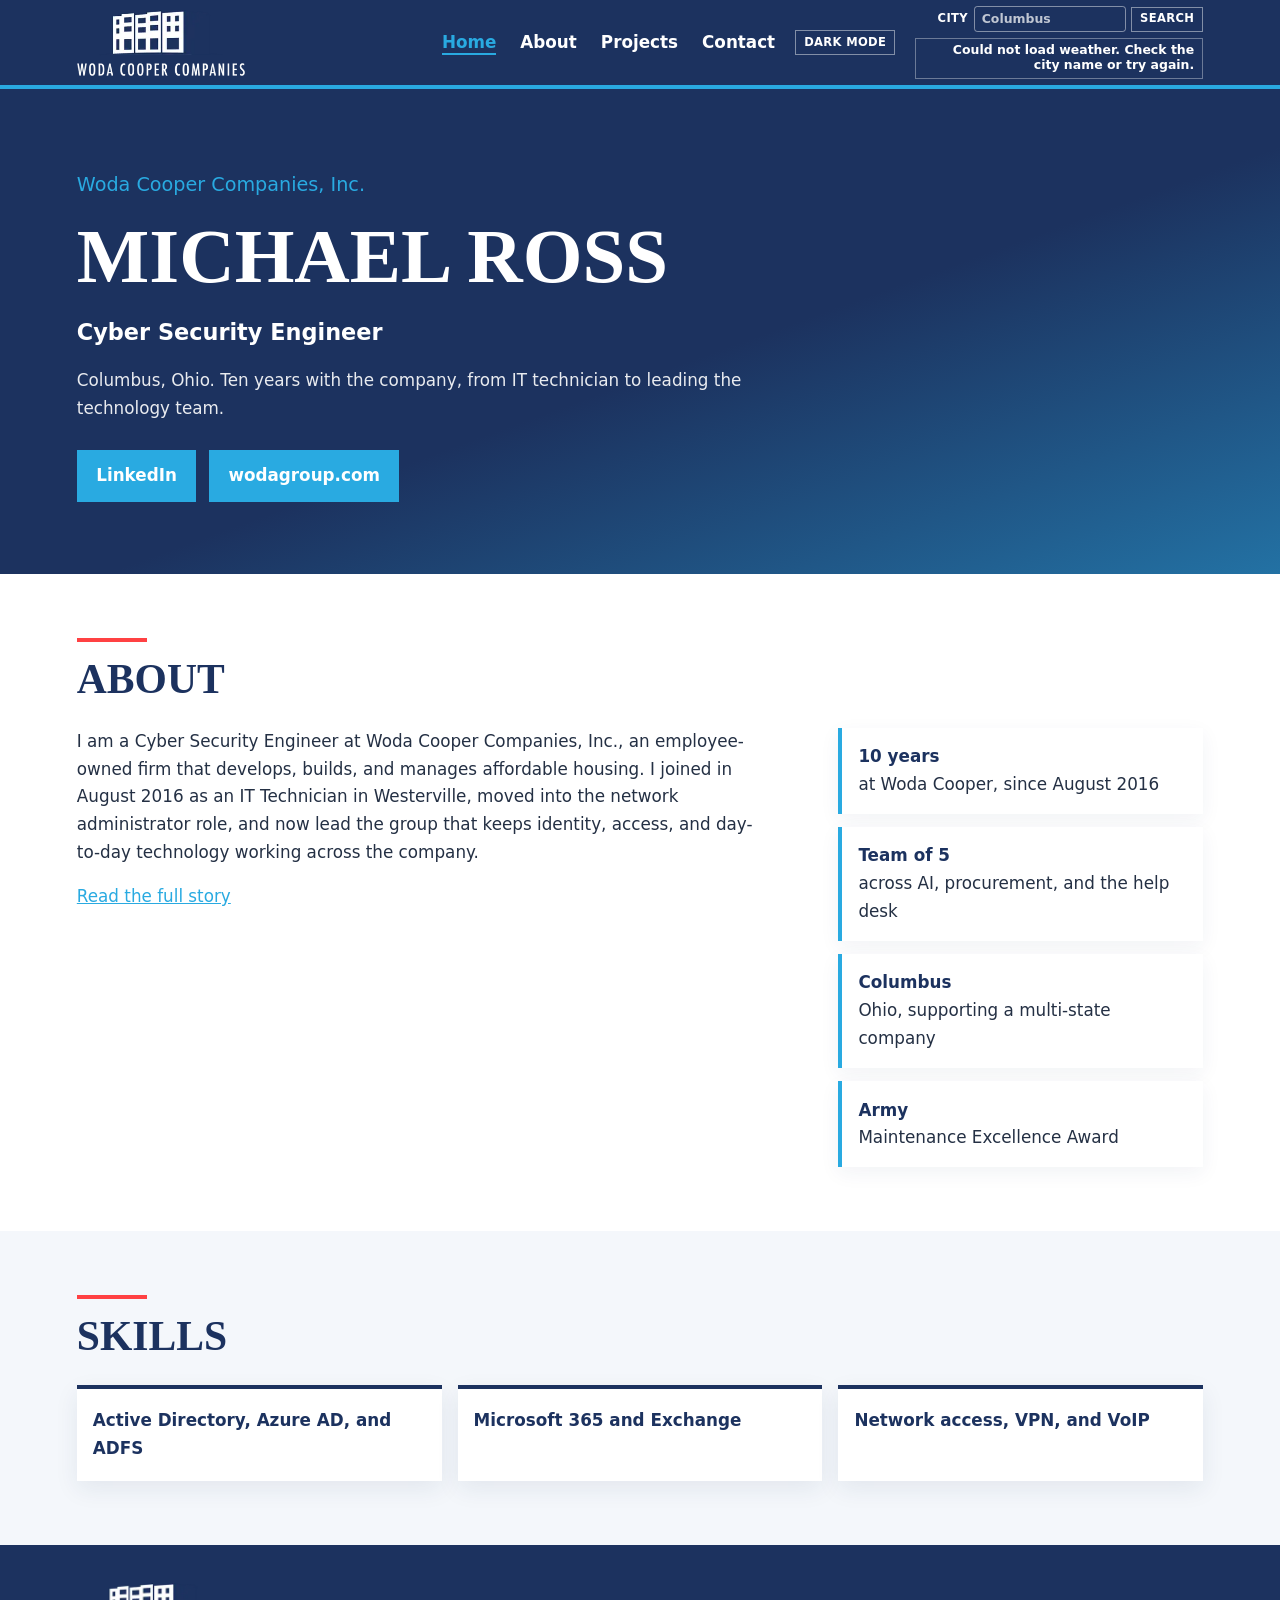
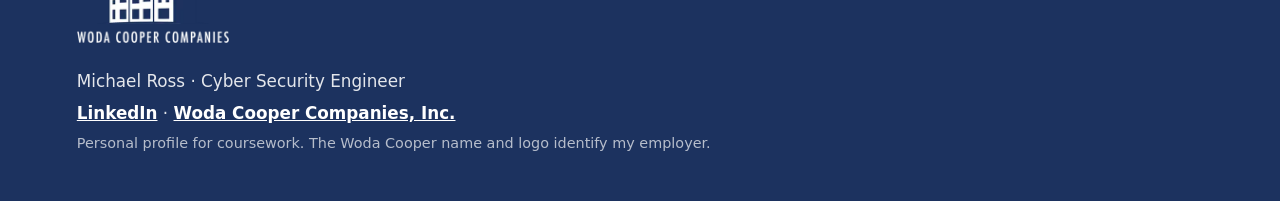
<file: index.html>
<!DOCTYPE html>
<html lang="en">
<head>
  <meta charset="UTF-8">
  <meta name="viewport" content="width=device-width, initial-scale=1.0">
  <title>Michael Ross | Cyber Security Engineer</title>
  <meta name="description" content="Personal profile of Michael Ross, Cyber Security Engineer at Woda Cooper Companies, Inc. in Columbus, Ohio.">
  <link rel="stylesheet" href="css/styles.css">
  <script>
    try {
      const fromUrl = new URLSearchParams(location.search).get("theme");
      const theme = fromUrl === "dark" || fromUrl === "light" ? fromUrl : localStorage.getItem("theme");
      if (fromUrl === "dark" || fromUrl === "light") {
        localStorage.setItem("theme", fromUrl);
      }
      if (theme === "dark") {
        document.documentElement.dataset.theme = "dark";
      } else {
        document.documentElement.removeAttribute("data-theme");
      }
    } catch (e) {}
  </script>
</head>
<body>
  <a class="skip-link" href="#content">Skip to content</a>

  <header class="site-header">
    <a class="brand" href="index.html">
      <img src="assets/logo-white.webp" alt="Woda Cooper Companies" width="210" height="82">
    </a>
    <div class="header-actions">
      <button class="menu-toggle" type="button" aria-expanded="false" aria-controls="site-nav">
        Menu
      </button>
      <nav id="site-nav" aria-label="Primary">
        <ul>
          <li><a class="active" href="index.html" aria-current="page">Home</a></li>
          <li><a href="about.html">About</a></li>
          <li><a href="projects.html">Projects</a></li>
          <li><a href="contact.html">Contact</a></li>
        </ul>
      </nav>
      <button class="theme-toggle" type="button" aria-pressed="false">Dark mode</button>
      <div class="weather" aria-live="polite">
        <form id="weather-form" class="weather-form">
          <label for="weather-city">City</label>
          <input id="weather-city" type="text" name="city" placeholder="Columbus" autocomplete="off">
          <button id="weather-search" type="submit">Search</button>
        </form>
        <p id="weather-status" class="weather-status" role="status" hidden></p>
        <p id="weather-card" class="weather-card" hidden></p>
      </div>
    </div>
  </header>

  <main id="content">
    <section class="hero" aria-labelledby="name">
      <p class="kicker">Woda Cooper Companies, Inc.</p>
      <h1 id="name">Michael Ross</h1>
      <p class="role">Cyber Security Engineer</p>
      <p class="lede">Columbus, Ohio. Ten years with the company, from IT technician to leading the technology team.</p>
      <p class="hero-links">
        <a class="button" href="https://www.linkedin.com/in/michael-ross-b5812895/" target="_blank" rel="noopener noreferrer">LinkedIn</a>
        <a class="button button-ghost" href="https://www.wodagroup.com/" target="_blank" rel="noopener noreferrer">wodagroup.com</a>
      </p>
    </section>

    <section id="about">
      <h2>About</h2>
      <div class="about-grid">
        <div>
          <p>I am a Cyber Security Engineer at Woda Cooper Companies, Inc., an employee-owned firm that develops, builds, and manages affordable housing. I joined in August 2016 as an IT Technician in Westerville, moved into the network administrator role, and now lead the group that keeps identity, access, and day-to-day technology working across the company.</p>
          <p><a href="about.html">Read the full story</a></p>
        </div>
        <ul class="facts">
          <li><span>10 years</span> at Woda Cooper, since August 2016</li>
          <li><span>Team of 5</span> across AI, procurement, and the help desk</li>
          <li><span>Columbus</span> Ohio, supporting a multi-state company</li>
          <li><span>Army</span> Maintenance Excellence Award</li>
        </ul>
      </div>
    </section>

    <section id="skills">
      <h2>Skills</h2>
      <ul class="skills">
        <li>Active Directory, Azure AD, and ADFS</li>
        <li>Microsoft 365 and Exchange</li>
        <li>Network access, VPN, and VoIP</li>
      </ul>
    </section>
  </main>

  <footer class="site-footer">
    <img src="assets/logo-white.webp" alt="" width="180" height="70">
    <p>Michael Ross · Cyber Security Engineer</p>
    <p>
      <a href="https://www.linkedin.com/in/michael-ross-b5812895/" target="_blank" rel="noopener noreferrer">LinkedIn</a>
      ·
      <a href="https://www.wodagroup.com/" target="_blank" rel="noopener noreferrer">Woda Cooper Companies, Inc.</a>
    </p>
    <p class="fine">Personal profile for coursework. The Woda Cooper name and logo identify my employer.</p>
  </footer>

  <script src="js/theme.js"></script>
  <script src="js/nav.js"></script>
  <script src="js/weather.js"></script>
</body>
</html>
</file>
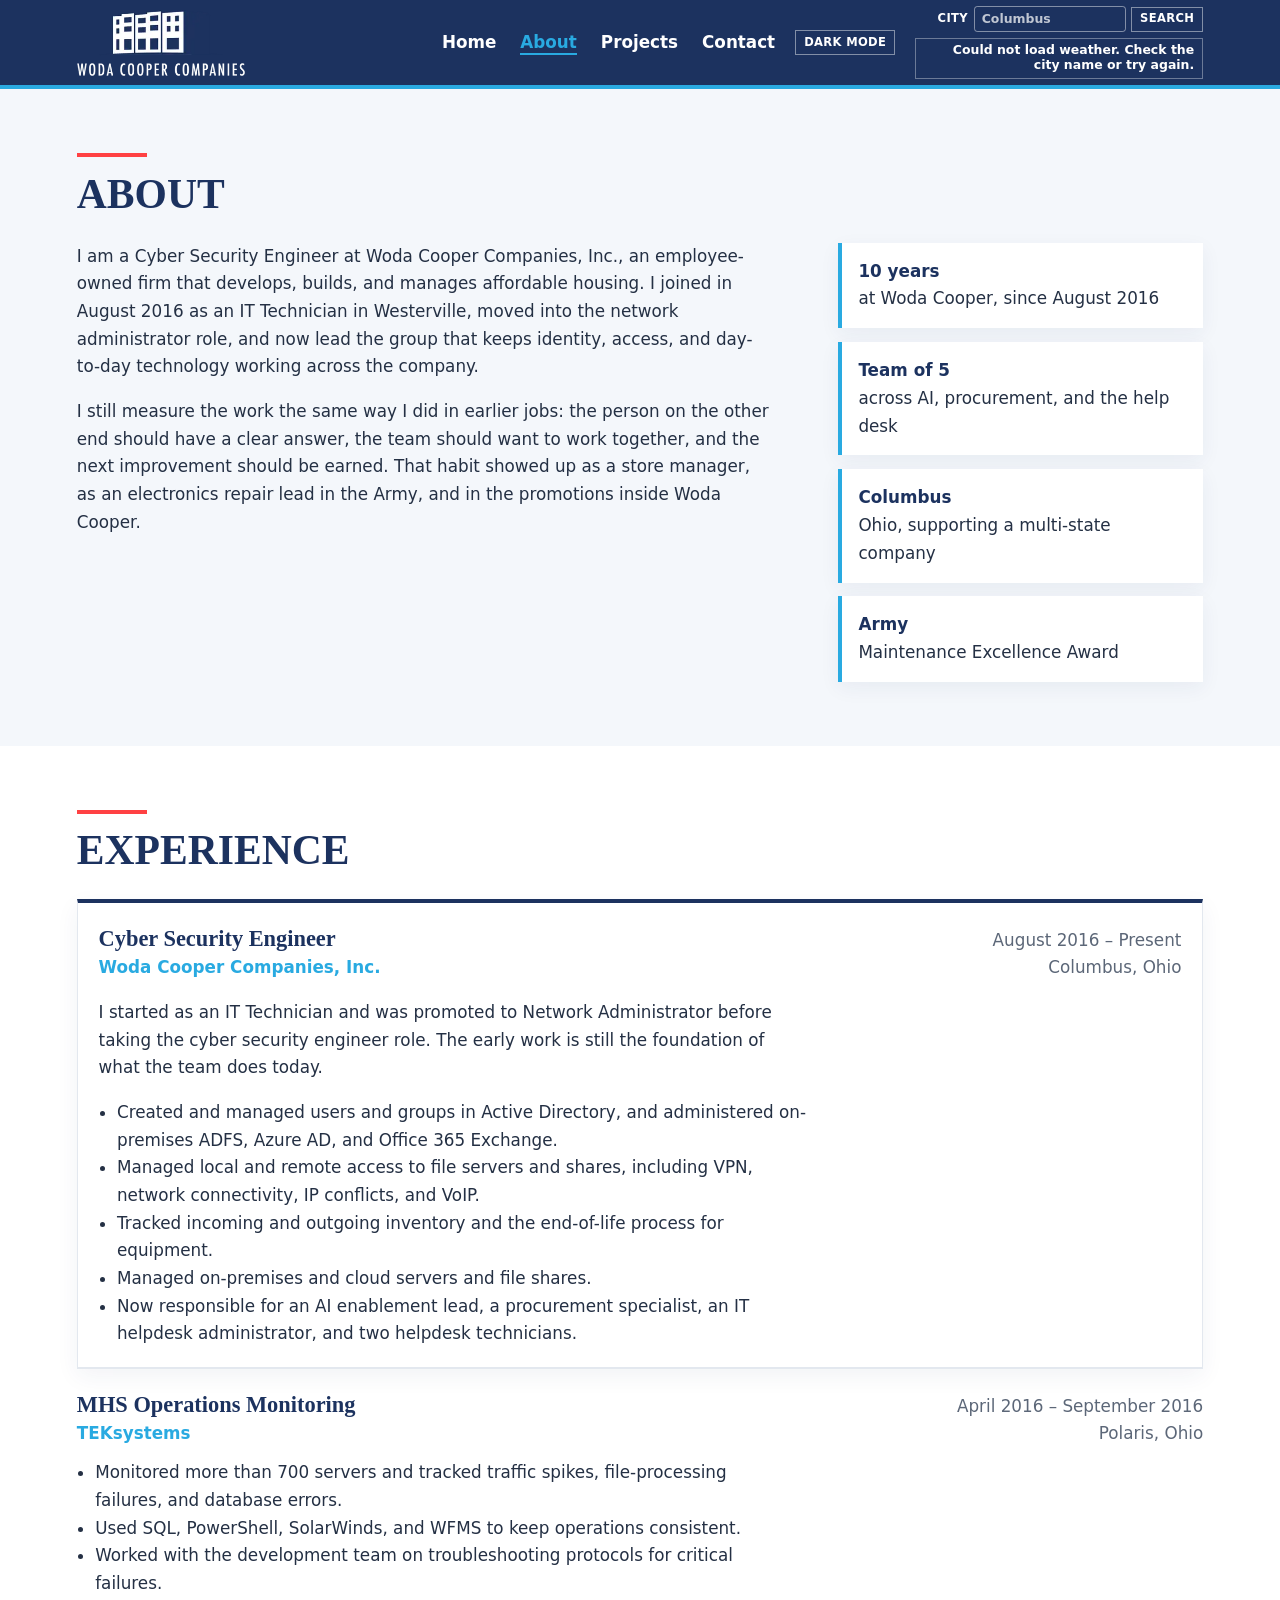
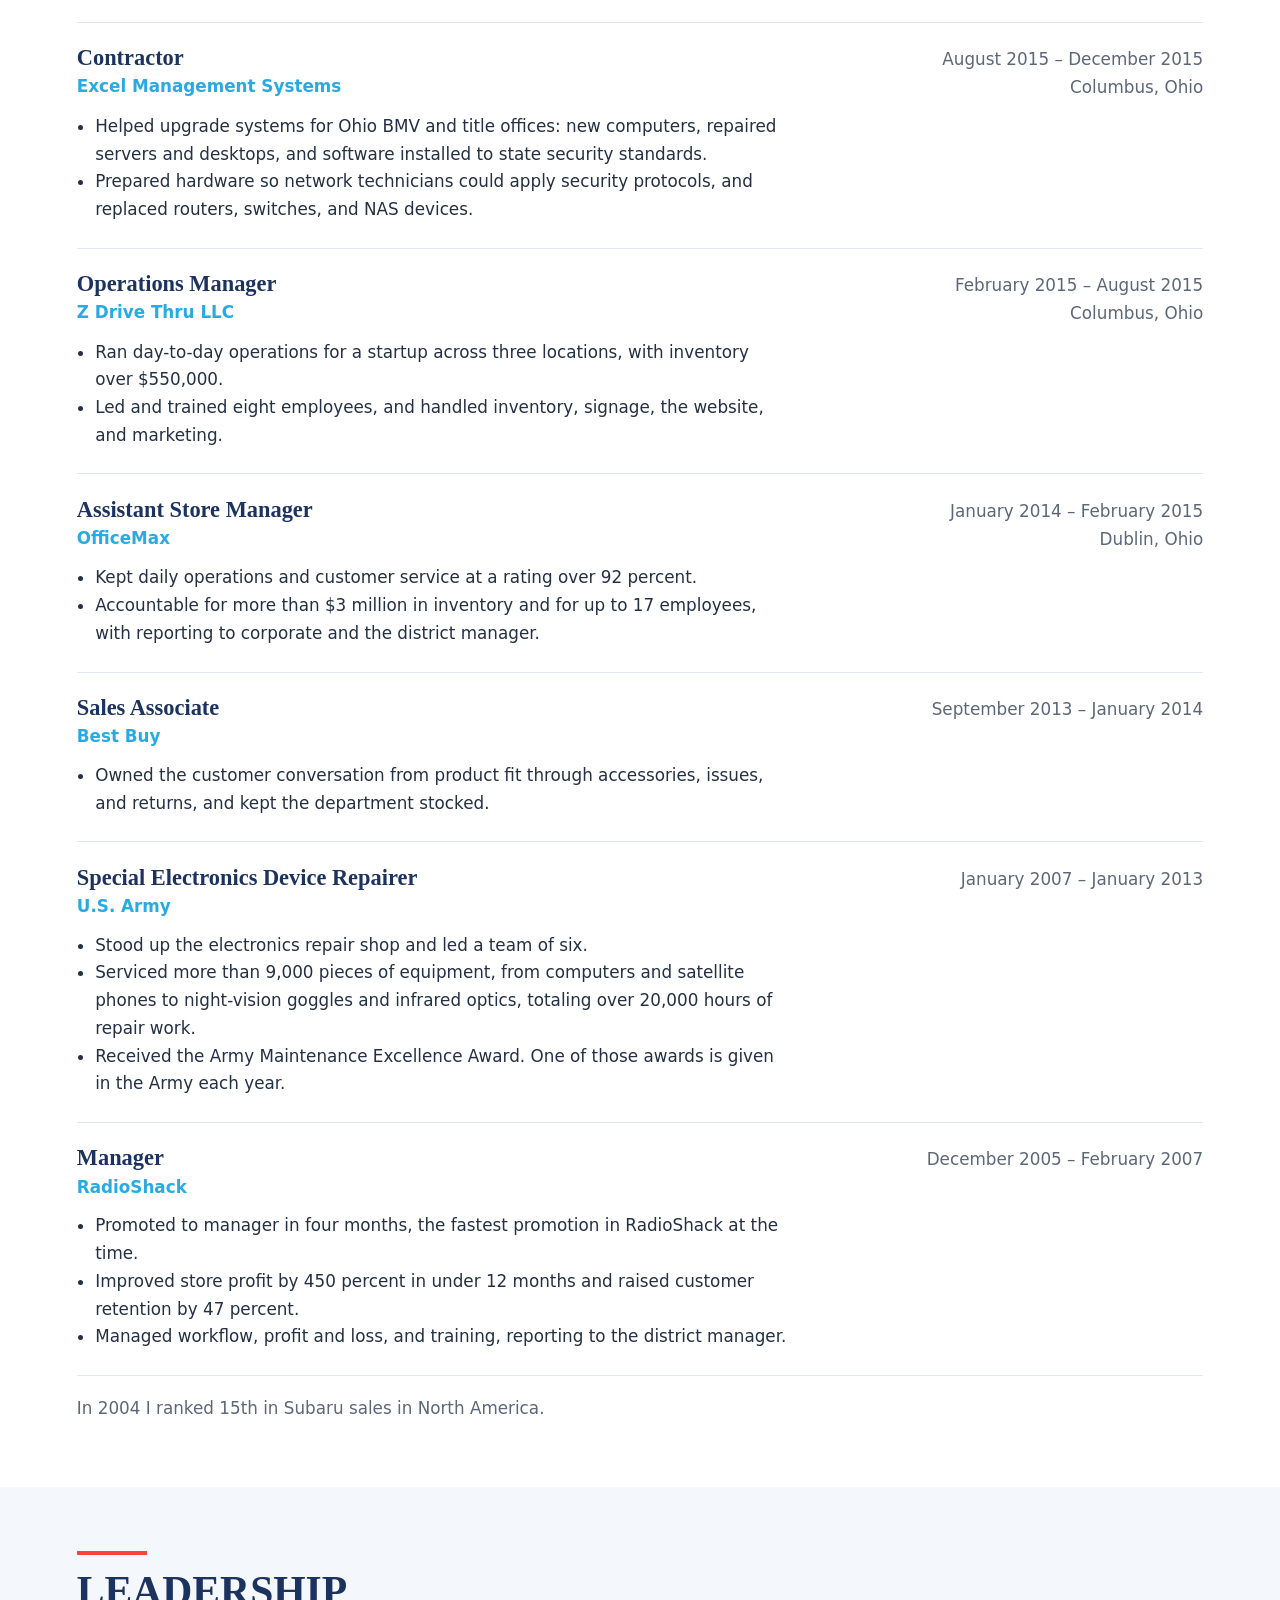
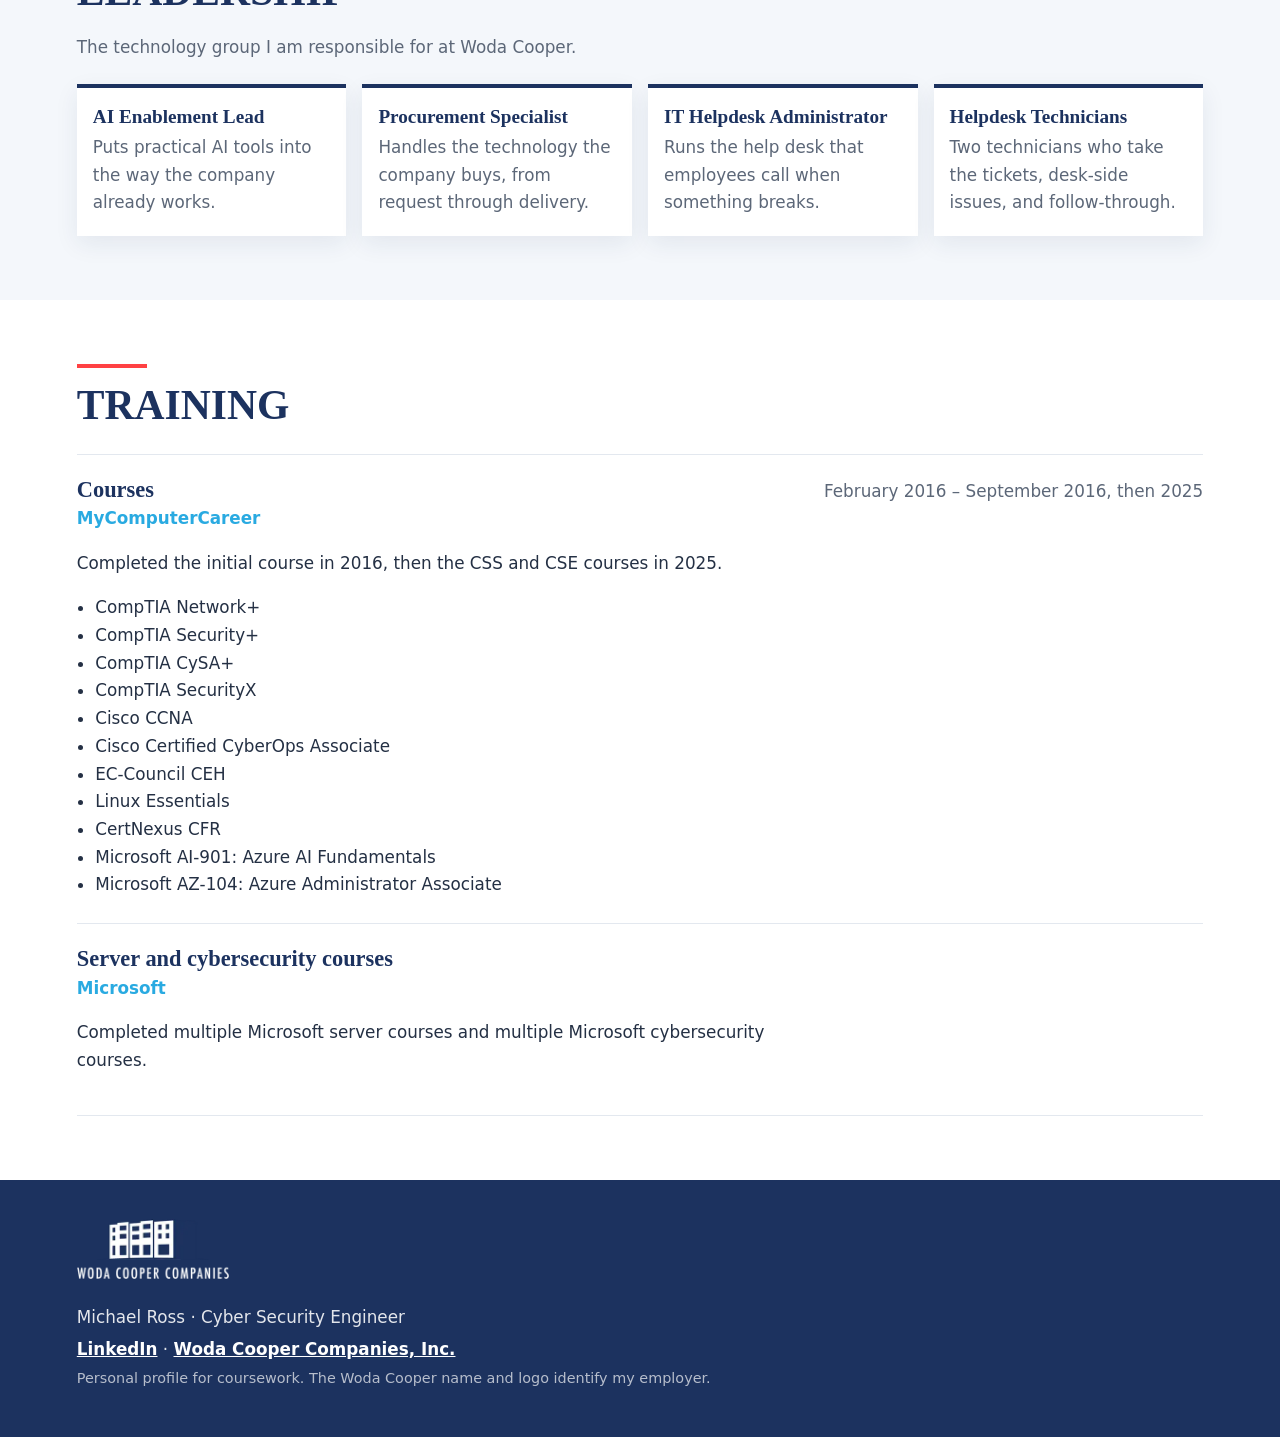
<file: about.html>
<!DOCTYPE html>
<html lang="en">
<head>
  <meta charset="UTF-8">
  <meta name="viewport" content="width=device-width, initial-scale=1.0">
  <title>About | Michael Ross</title>
  <meta name="description" content="About Michael Ross, his experience, and the technology team he leads at Woda Cooper Companies, Inc.">
  <link rel="stylesheet" href="css/styles.css">
  <script>
    try {
      const fromUrl = new URLSearchParams(location.search).get("theme");
      const theme = fromUrl === "dark" || fromUrl === "light" ? fromUrl : localStorage.getItem("theme");
      if (fromUrl === "dark" || fromUrl === "light") {
        localStorage.setItem("theme", fromUrl);
      }
      if (theme === "dark") {
        document.documentElement.dataset.theme = "dark";
      } else {
        document.documentElement.removeAttribute("data-theme");
      }
    } catch (e) {}
  </script>
</head>
<body>
  <a class="skip-link" href="#content">Skip to content</a>

  <header class="site-header">
    <a class="brand" href="index.html">
      <img src="assets/logo-white.webp" alt="Woda Cooper Companies" width="210" height="82">
    </a>
    <div class="header-actions">
      <button class="menu-toggle" type="button" aria-expanded="false" aria-controls="site-nav">
        Menu
      </button>
      <nav id="site-nav" aria-label="Primary">
        <ul>
          <li><a href="index.html">Home</a></li>
          <li><a class="active" href="about.html" aria-current="page">About</a></li>
          <li><a href="projects.html">Projects</a></li>
          <li><a href="contact.html">Contact</a></li>
        </ul>
      </nav>
      <button class="theme-toggle" type="button" aria-pressed="false">Dark mode</button>
      <div class="weather" aria-live="polite">
        <form id="weather-form" class="weather-form">
          <label for="weather-city">City</label>
          <input id="weather-city" type="text" name="city" placeholder="Columbus" autocomplete="off">
          <button id="weather-search" type="submit">Search</button>
        </form>
        <p id="weather-status" class="weather-status" role="status" hidden></p>
        <p id="weather-card" class="weather-card" hidden></p>
      </div>
    </div>
  </header>

  <main id="content">
    <section id="about">
      <h1 class="page-title">About</h1>
      <div class="about-grid">
        <div>
          <p>I am a Cyber Security Engineer at Woda Cooper Companies, Inc., an employee-owned firm that develops, builds, and manages affordable housing. I joined in August 2016 as an IT Technician in Westerville, moved into the network administrator role, and now lead the group that keeps identity, access, and day-to-day technology working across the company.</p>
          <p>I still measure the work the same way I did in earlier jobs: the person on the other end should have a clear answer, the team should want to work together, and the next improvement should be earned. That habit showed up as a store manager, as an electronics repair lead in the Army, and in the promotions inside Woda Cooper.</p>
        </div>
        <ul class="facts">
          <li><span>10 years</span> at Woda Cooper, since August 2016</li>
          <li><span>Team of 5</span> across AI, procurement, and the help desk</li>
          <li><span>Columbus</span> Ohio, supporting a multi-state company</li>
          <li><span>Army</span> Maintenance Excellence Award</li>
        </ul>
      </div>
    </section>

    <section id="experience">
      <h2>Experience</h2>

      <article class="job job-current">
        <header class="job-head">
          <div>
            <h3>Cyber Security Engineer</h3>
            <p class="org">Woda Cooper Companies, Inc.</p>
          </div>
          <p class="when">August 2016 – Present<br>Columbus, Ohio</p>
        </header>
        <p>I started as an IT Technician and was promoted to Network Administrator before taking the cyber security engineer role. The early work is still the foundation of what the team does today.</p>
        <ul>
          <li>Created and managed users and groups in Active Directory, and administered on-premises ADFS, Azure AD, and Office 365 Exchange.</li>
          <li>Managed local and remote access to file servers and shares, including VPN, network connectivity, IP conflicts, and VoIP.</li>
          <li>Tracked incoming and outgoing inventory and the end-of-life process for equipment.</li>
          <li>Managed on-premises and cloud servers and file shares.</li>
          <li>Now responsible for an AI enablement lead, a procurement specialist, an IT helpdesk administrator, and two helpdesk technicians.</li>
        </ul>
      </article>

      <article class="job">
        <header class="job-head">
          <div>
            <h3>MHS Operations Monitoring</h3>
            <p class="org">TEKsystems</p>
          </div>
          <p class="when">April 2016 – September 2016<br>Polaris, Ohio</p>
        </header>
        <ul>
          <li>Monitored more than 700 servers and tracked traffic spikes, file-processing failures, and database errors.</li>
          <li>Used SQL, PowerShell, SolarWinds, and WFMS to keep operations consistent.</li>
          <li>Worked with the development team on troubleshooting protocols for critical failures.</li>
        </ul>
      </article>

      <article class="job">
        <header class="job-head">
          <div>
            <h3>Contractor</h3>
            <p class="org">Excel Management Systems</p>
          </div>
          <p class="when">August 2015 – December 2015<br>Columbus, Ohio</p>
        </header>
        <ul>
          <li>Helped upgrade systems for Ohio BMV and title offices: new computers, repaired servers and desktops, and software installed to state security standards.</li>
          <li>Prepared hardware so network technicians could apply security protocols, and replaced routers, switches, and NAS devices.</li>
        </ul>
      </article>

      <article class="job">
        <header class="job-head">
          <div>
            <h3>Operations Manager</h3>
            <p class="org">Z Drive Thru LLC</p>
          </div>
          <p class="when">February 2015 – August 2015<br>Columbus, Ohio</p>
        </header>
        <ul>
          <li>Ran day-to-day operations for a startup across three locations, with inventory over $550,000.</li>
          <li>Led and trained eight employees, and handled inventory, signage, the website, and marketing.</li>
        </ul>
      </article>

      <article class="job">
        <header class="job-head">
          <div>
            <h3>Assistant Store Manager</h3>
            <p class="org">OfficeMax</p>
          </div>
          <p class="when">January 2014 – February 2015<br>Dublin, Ohio</p>
        </header>
        <ul>
          <li>Kept daily operations and customer service at a rating over 92 percent.</li>
          <li>Accountable for more than $3 million in inventory and for up to 17 employees, with reporting to corporate and the district manager.</li>
        </ul>
      </article>

      <article class="job">
        <header class="job-head">
          <div>
            <h3>Sales Associate</h3>
            <p class="org">Best Buy</p>
          </div>
          <p class="when">September 2013 – January 2014</p>
        </header>
        <ul>
          <li>Owned the customer conversation from product fit through accessories, issues, and returns, and kept the department stocked.</li>
        </ul>
      </article>

      <article class="job">
        <header class="job-head">
          <div>
            <h3>Special Electronics Device Repairer</h3>
            <p class="org">U.S. Army</p>
          </div>
          <p class="when">January 2007 – January 2013</p>
        </header>
        <ul>
          <li>Stood up the electronics repair shop and led a team of six.</li>
          <li>Serviced more than 9,000 pieces of equipment, from computers and satellite phones to night-vision goggles and infrared optics, totaling over 20,000 hours of repair work.</li>
          <li>Received the Army Maintenance Excellence Award. One of those awards is given in the Army each year.</li>
        </ul>
      </article>

      <article class="job">
        <header class="job-head">
          <div>
            <h3>Manager</h3>
            <p class="org">RadioShack</p>
          </div>
          <p class="when">December 2005 – February 2007</p>
        </header>
        <ul>
          <li>Promoted to manager in four months, the fastest promotion in RadioShack at the time.</li>
          <li>Improved store profit by 450 percent in under 12 months and raised customer retention by 47 percent.</li>
          <li>Managed workflow, profit and loss, and training, reporting to the district manager.</li>
        </ul>
      </article>

      <p class="note">In 2004 I ranked 15th in Subaru sales in North America.</p>
    </section>

    <section id="leadership">
      <h2>Leadership</h2>
      <p class="section-intro">The technology group I am responsible for at Woda Cooper.</p>
      <ul class="team">
        <li>
          <h3>AI Enablement Lead</h3>
          <p>Puts practical AI tools into the way the company already works.</p>
        </li>
        <li>
          <h3>Procurement Specialist</h3>
          <p>Handles the technology the company buys, from request through delivery.</p>
        </li>
        <li>
          <h3>IT Helpdesk Administrator</h3>
          <p>Runs the help desk that employees call when something breaks.</p>
        </li>
        <li>
          <h3>Helpdesk Technicians</h3>
          <p>Two technicians who take the tickets, desk-side issues, and follow-through.</p>
        </li>
      </ul>
    </section>

    <section id="training">
      <h2>Training</h2>
      <article class="job">
        <header class="job-head">
          <div>
            <h3>Courses</h3>
            <p class="org">MyComputerCareer</p>
          </div>
          <p class="when">February 2016 – September 2016, then 2025</p>
        </header>
        <p>Completed the initial course in 2016, then the CSS and CSE courses in 2025.</p>
        <ul>
          <li>CompTIA Network+</li>
          <li>CompTIA Security+</li>
          <li>CompTIA CySA+</li>
          <li>CompTIA SecurityX</li>
          <li>Cisco CCNA</li>
          <li>Cisco Certified CyberOps Associate</li>
          <li>EC-Council CEH</li>
          <li>Linux Essentials</li>
          <li>CertNexus CFR</li>
          <li>Microsoft AI-901: Azure AI Fundamentals</li>
          <li>Microsoft AZ-104: Azure Administrator Associate</li>
        </ul>
      </article>
      <article class="job">
        <header class="job-head">
          <div>
            <h3>Server and cybersecurity courses</h3>
            <p class="org">Microsoft</p>
          </div>
        </header>
        <p>Completed multiple Microsoft server courses and multiple Microsoft cybersecurity courses.</p>
      </article>
    </section>
  </main>

  <footer class="site-footer">
    <img src="assets/logo-white.webp" alt="" width="180" height="70">
    <p>Michael Ross · Cyber Security Engineer</p>
    <p>
      <a href="https://www.linkedin.com/in/michael-ross-b5812895/" target="_blank" rel="noopener noreferrer">LinkedIn</a>
      ·
      <a href="https://www.wodagroup.com/" target="_blank" rel="noopener noreferrer">Woda Cooper Companies, Inc.</a>
    </p>
    <p class="fine">Personal profile for coursework. The Woda Cooper name and logo identify my employer.</p>
  </footer>

  <script src="js/theme.js"></script>
  <script src="js/nav.js"></script>
  <script src="js/weather.js"></script>
</body>
</html>
</file>
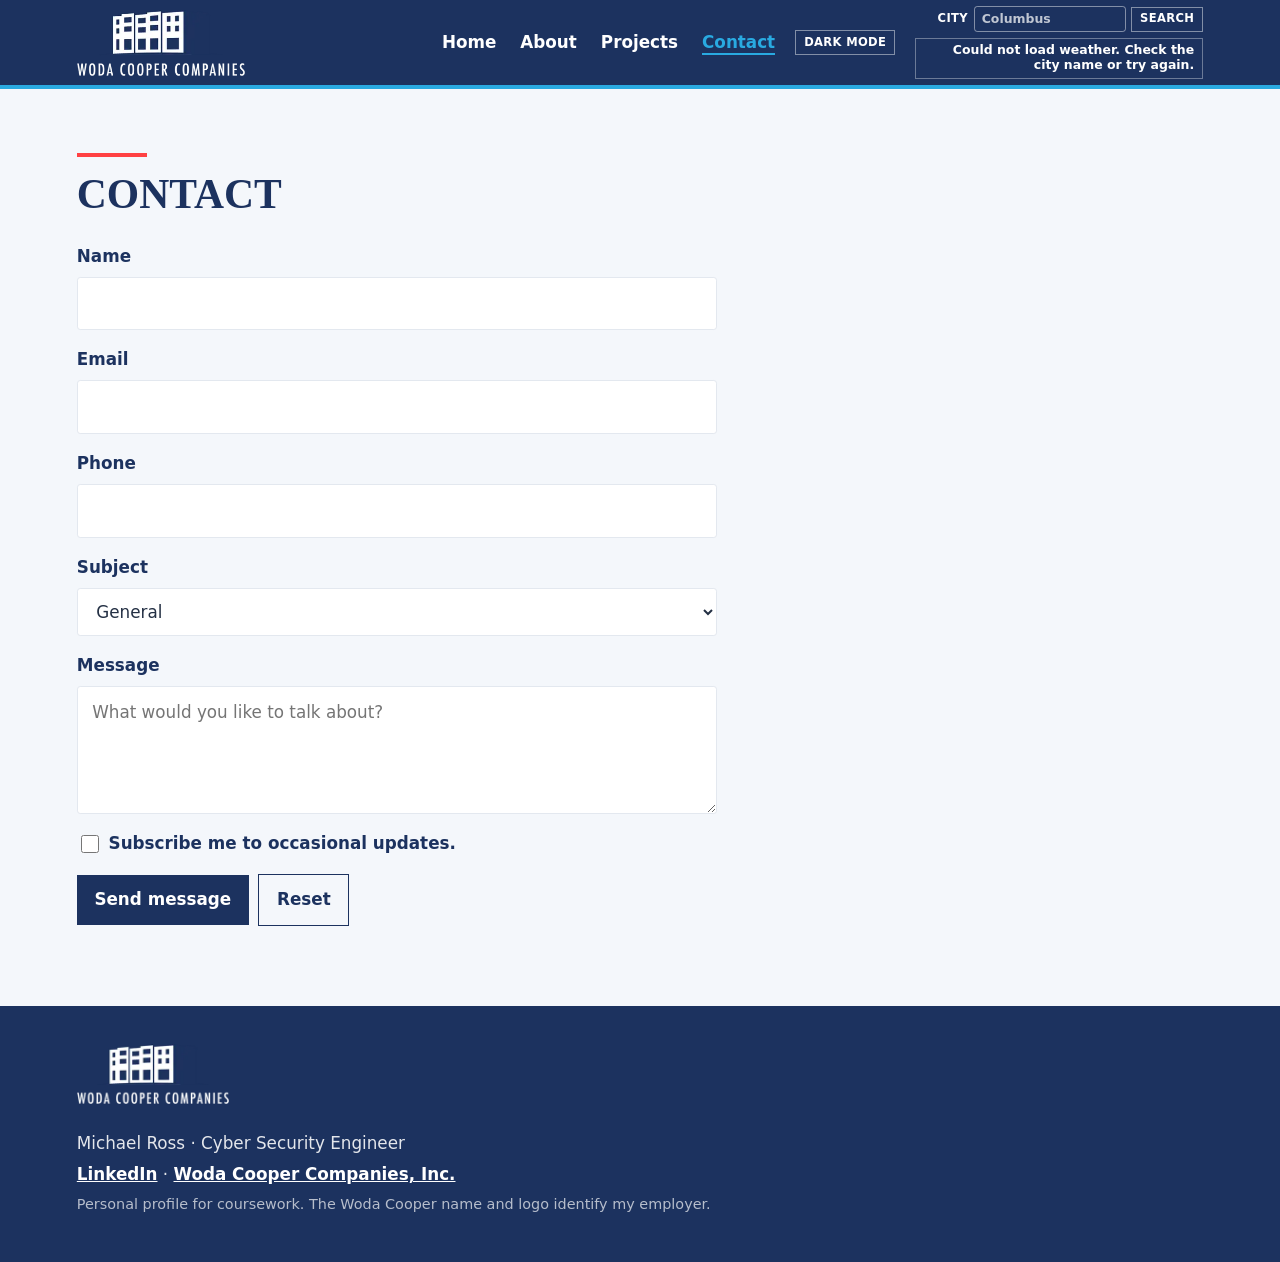
<file: contact.html>
<!DOCTYPE html>
<html lang="en">
<head>
  <meta charset="UTF-8">
  <meta name="viewport" content="width=device-width, initial-scale=1.0">
  <title>Contact | Michael Ross</title>
  <meta name="description" content="Contact Michael Ross, Cyber Security Engineer at Woda Cooper Companies, Inc.">
  <link rel="stylesheet" href="css/styles.css">
  <script>
    try {
      const fromUrl = new URLSearchParams(location.search).get("theme");
      const theme = fromUrl === "dark" || fromUrl === "light" ? fromUrl : localStorage.getItem("theme");
      if (fromUrl === "dark" || fromUrl === "light") {
        localStorage.setItem("theme", fromUrl);
      }
      if (theme === "dark") {
        document.documentElement.dataset.theme = "dark";
      } else {
        document.documentElement.removeAttribute("data-theme");
      }
    } catch (e) {}
  </script>
</head>
<body>
  <a class="skip-link" href="#content">Skip to content</a>

  <header class="site-header">
    <a class="brand" href="index.html">
      <img src="assets/logo-white.webp" alt="Woda Cooper Companies" width="210" height="82">
    </a>
    <div class="header-actions">
      <button class="menu-toggle" type="button" aria-expanded="false" aria-controls="site-nav">
        Menu
      </button>
      <nav id="site-nav" aria-label="Primary">
        <ul>
          <li><a href="index.html">Home</a></li>
          <li><a href="about.html">About</a></li>
          <li><a href="projects.html">Projects</a></li>
          <li><a class="active" href="contact.html" aria-current="page">Contact</a></li>
        </ul>
      </nav>
      <button class="theme-toggle" type="button" aria-pressed="false">Dark mode</button>
      <div class="weather" aria-live="polite">
        <form id="weather-form" class="weather-form">
          <label for="weather-city">City</label>
          <input id="weather-city" type="text" name="city" placeholder="Columbus" autocomplete="off">
          <button id="weather-search" type="submit">Search</button>
        </form>
        <p id="weather-status" class="weather-status" role="status" hidden></p>
        <p id="weather-card" class="weather-card" hidden></p>
      </div>
    </div>
  </header>

  <main id="content">
    <section id="contact">
      <h1 class="page-title">Contact</h1>
      <form id="contact-form" action="https://formspree.io/f/mljbreqr" method="post">
        <p hidden>
          <label for="website">Website</label>
          <input type="text" id="website" name="_gotcha" tabindex="-1" autocomplete="off">
        </p>

        <p>
          <label for="contact-name">Name</label>
          <input type="text" id="contact-name" name="name" required pattern="[A-Za-z ]+" title="Letters and spaces only">
        </p>

        <p>
          <label for="email">Email</label>
          <input type="email" id="email" name="email" required autocomplete="email">
        </p>

        <p>
          <label for="phone">Phone</label>
          <input type="tel" id="phone" name="phone" autocomplete="tel">
        </p>

        <p>
          <label for="subject">Subject</label>
          <select id="subject" name="subject">
            <option>General</option>
            <option>Project inquiry</option>
            <option>Other</option>
          </select>
        </p>

        <p>
          <label for="message">Message</label>
          <textarea id="message" name="message" required placeholder="What would you like to talk about?"></textarea>
        </p>

        <p>
          <input type="checkbox" id="subscribe" name="subscribe">
          <label for="subscribe">Subscribe me to occasional updates.</label>
        </p>

        <p id="contact-status" class="contact-status" role="status" hidden></p>
        <p>
          <button type="submit">Send message</button>
          <button type="reset">Reset</button>
        </p>
      </form>
    </section>
  </main>

  <footer class="site-footer">
    <img src="assets/logo-white.webp" alt="" width="180" height="70">
    <p>Michael Ross · Cyber Security Engineer</p>
    <p>
      <a href="https://www.linkedin.com/in/michael-ross-b5812895/" target="_blank" rel="noopener noreferrer">LinkedIn</a>
      ·
      <a href="https://www.wodagroup.com/" target="_blank" rel="noopener noreferrer">Woda Cooper Companies, Inc.</a>
    </p>
    <p class="fine">Personal profile for coursework. The Woda Cooper name and logo identify my employer.</p>
  </footer>

  <script src="js/theme.js"></script>
  <script src="js/nav.js"></script>
  <script src="js/weather.js"></script>
  <script src="js/contact.js"></script>
</body>
</html>
</file>
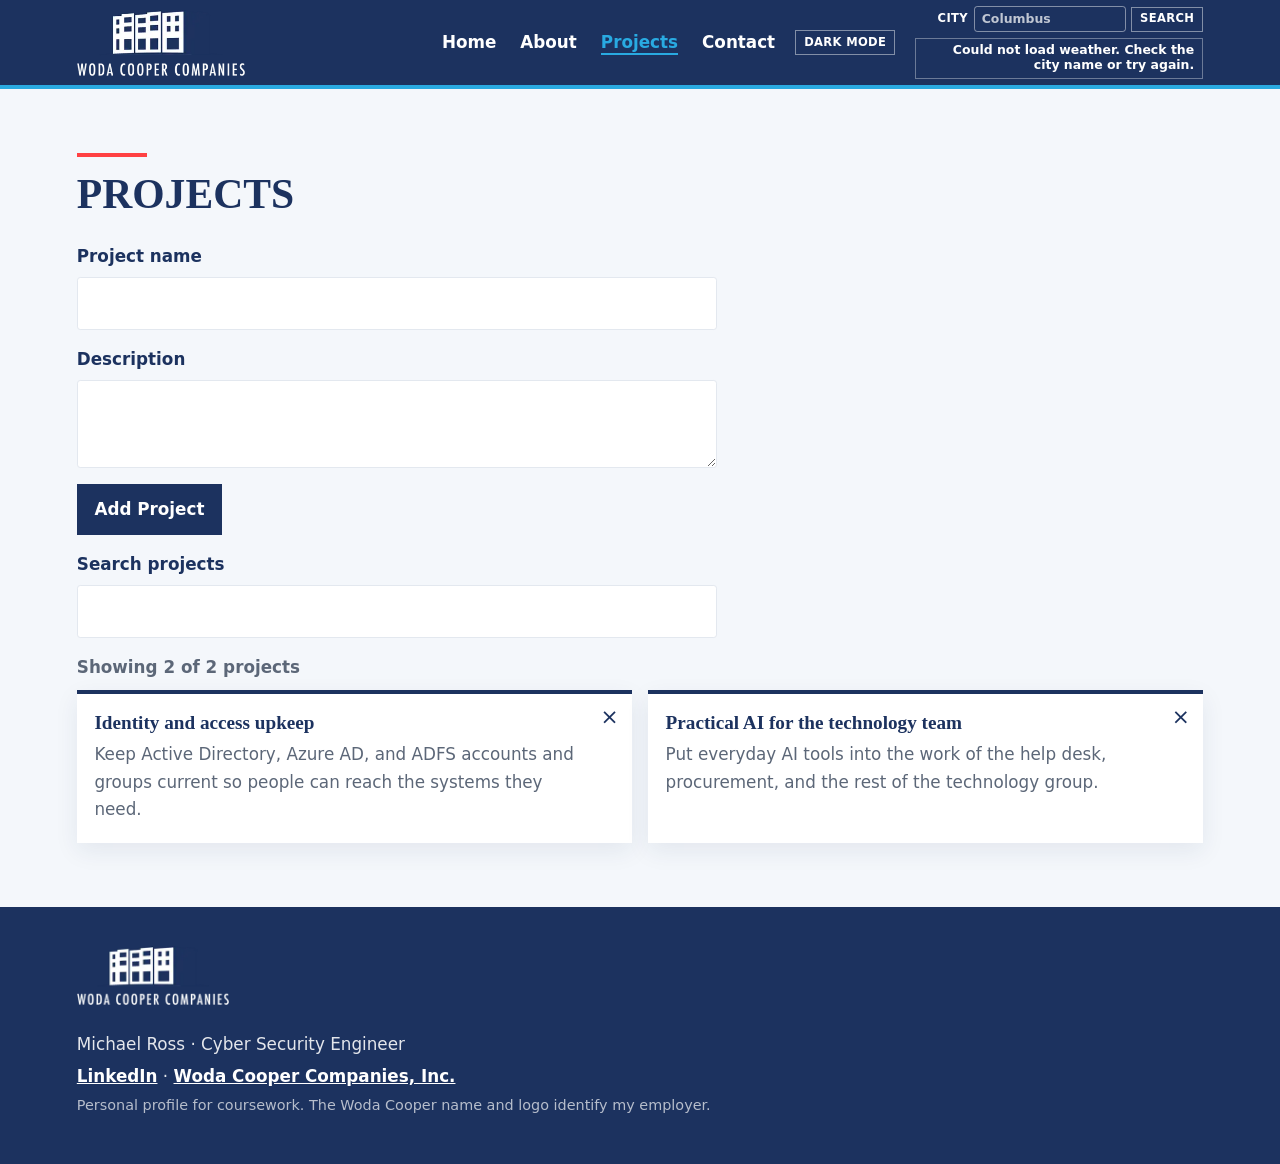
<file: projects.html>
<!DOCTYPE html>
<html lang="en">
<head>
  <meta charset="UTF-8">
  <meta name="viewport" content="width=device-width, initial-scale=1.0">
  <title>Projects | Michael Ross</title>
  <meta name="description" content="Projects from Michael Ross, Cyber Security Engineer at Woda Cooper Companies, Inc.">
  <link rel="stylesheet" href="css/styles.css">
  <script>
    try {
      const fromUrl = new URLSearchParams(location.search).get("theme");
      const theme = fromUrl === "dark" || fromUrl === "light" ? fromUrl : localStorage.getItem("theme");
      if (fromUrl === "dark" || fromUrl === "light") {
        localStorage.setItem("theme", fromUrl);
      }
      if (theme === "dark") {
        document.documentElement.dataset.theme = "dark";
      } else {
        document.documentElement.removeAttribute("data-theme");
      }
    } catch (e) {}
  </script>
</head>
<body>
  <a class="skip-link" href="#content">Skip to content</a>

  <header class="site-header">
    <a class="brand" href="index.html">
      <img src="assets/logo-white.webp" alt="Woda Cooper Companies" width="210" height="82">
    </a>
    <div class="header-actions">
      <button class="menu-toggle" type="button" aria-expanded="false" aria-controls="site-nav">
        Menu
      </button>
      <nav id="site-nav" aria-label="Primary">
        <ul>
          <li><a href="index.html">Home</a></li>
          <li><a href="about.html">About</a></li>
          <li><a class="active" href="projects.html" aria-current="page">Projects</a></li>
          <li><a href="contact.html">Contact</a></li>
        </ul>
      </nav>
      <button class="theme-toggle" type="button" aria-pressed="false">Dark mode</button>
      <div class="weather" aria-live="polite">
        <form id="weather-form" class="weather-form">
          <label for="weather-city">City</label>
          <input id="weather-city" type="text" name="city" placeholder="Columbus" autocomplete="off">
          <button id="weather-search" type="submit">Search</button>
        </form>
        <p id="weather-status" class="weather-status" role="status" hidden></p>
        <p id="weather-card" class="weather-card" hidden></p>
      </div>
    </div>
  </header>

  <main id="content">
    <section id="projects">
      <h1 class="page-title">Projects</h1>
      <form id="project-form" class="project-form">
        <p>
          <label for="project-name">Project name</label>
          <input type="text" id="project-name" name="project-name" required>
        </p>
        <p>
          <label for="project-description">Description</label>
          <textarea id="project-description" name="project-description" required></textarea>
        </p>
        <p>
          <button type="submit">Add Project</button>
        </p>
      </form>
      <p class="project-search">
        <label for="project-search">Search projects</label>
        <input type="search" id="project-search" autocomplete="off">
      </p>
      <p id="project-count" class="project-count" aria-live="polite"></p>
      <p id="project-empty" class="project-empty" hidden>No projects match your search</p>
      <ul id="project-list" class="project-list"></ul>
    </section>
  </main>

  <footer class="site-footer">
    <img src="assets/logo-white.webp" alt="" width="180" height="70">
    <p>Michael Ross · Cyber Security Engineer</p>
    <p>
      <a href="https://www.linkedin.com/in/michael-ross-b5812895/" target="_blank" rel="noopener noreferrer">LinkedIn</a>
      ·
      <a href="https://www.wodagroup.com/" target="_blank" rel="noopener noreferrer">Woda Cooper Companies, Inc.</a>
    </p>
    <p class="fine">Personal profile for coursework. The Woda Cooper name and logo identify my employer.</p>
  </footer>

  <script src="js/theme.js"></script>
  <script src="js/nav.js"></script>
  <script src="js/weather.js"></script>
  <script src="js/projects.js"></script>
</body>
</html>
</file>
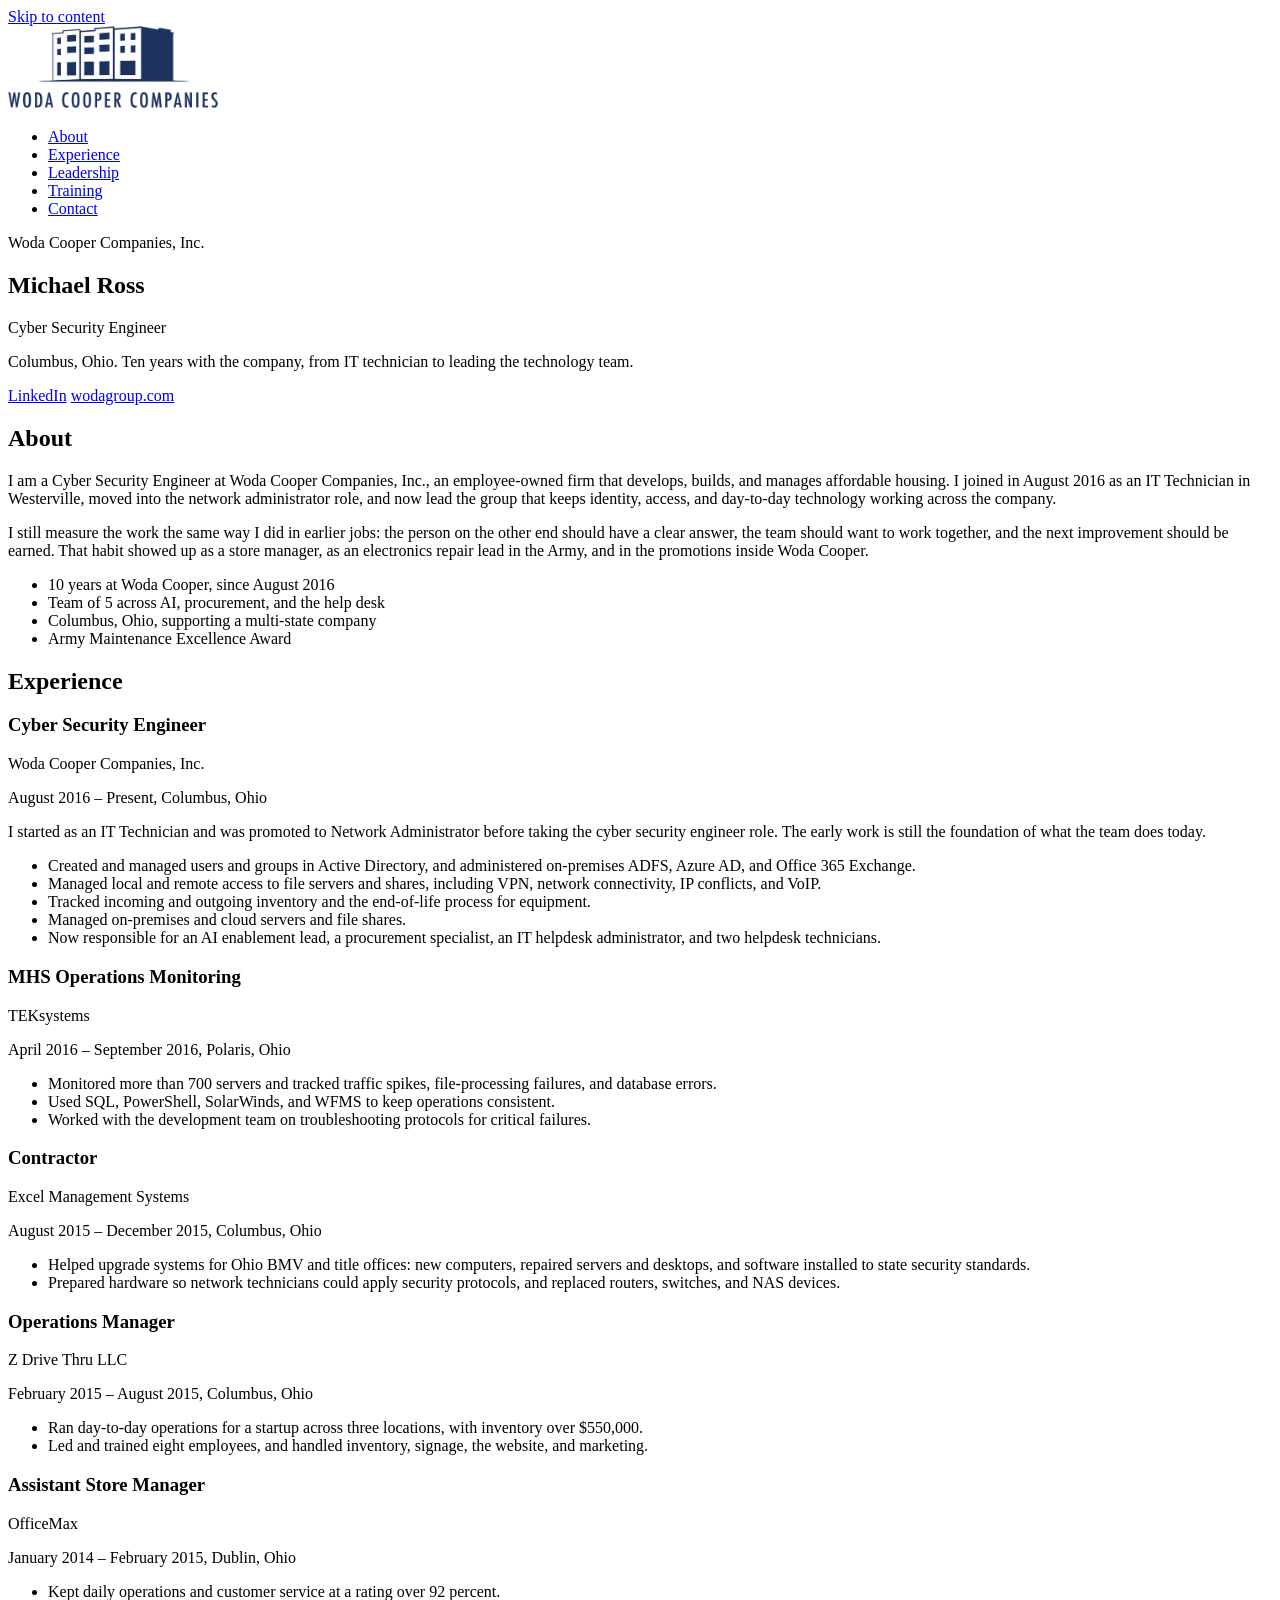
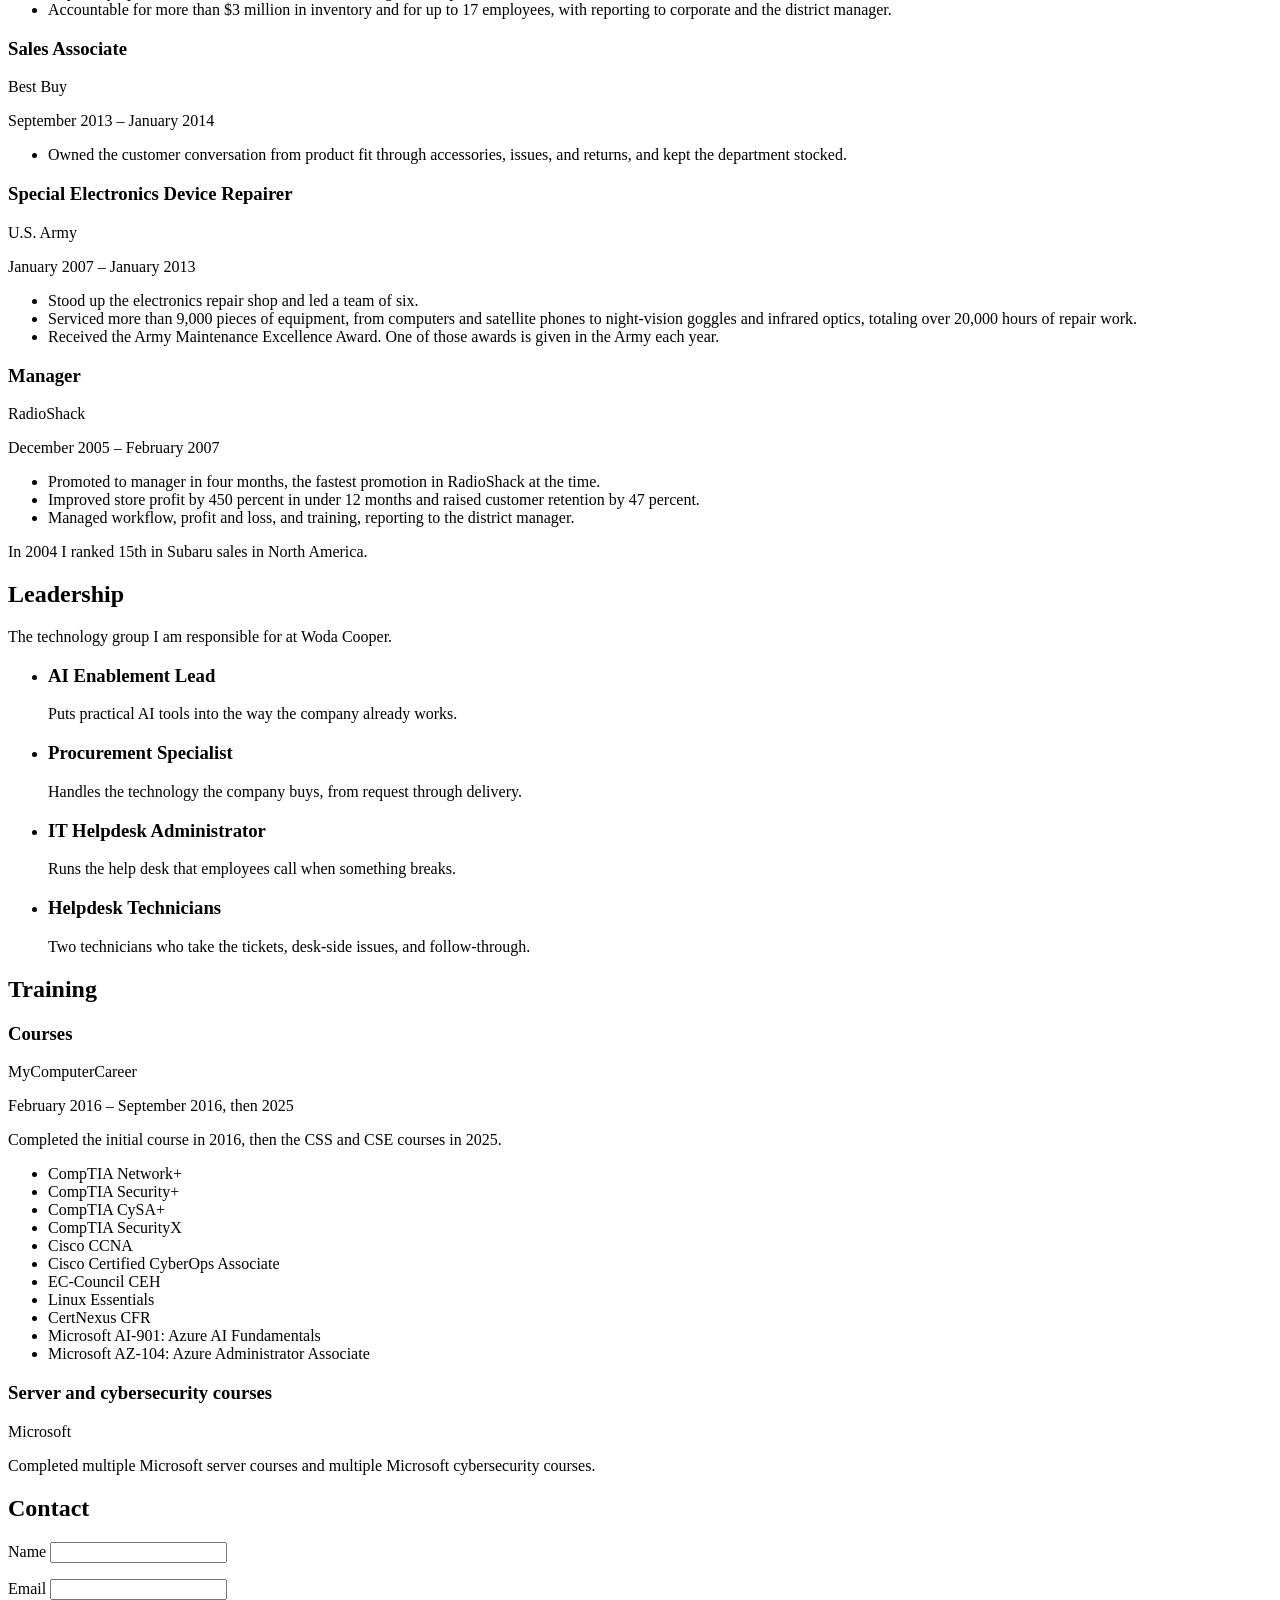
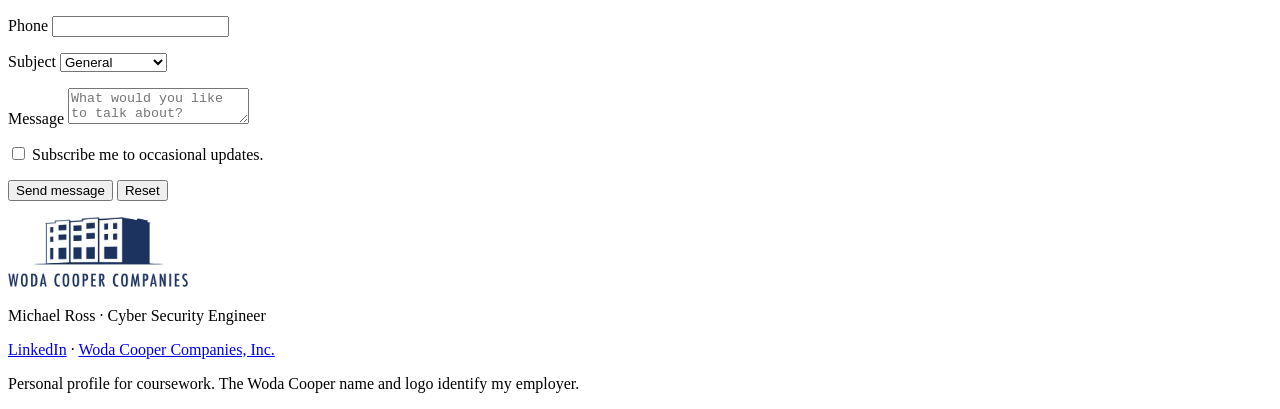
<file: unstyled.html>
<!DOCTYPE html>
<html lang="en">
<head>
  <meta charset="UTF-8">
  <meta name="viewport" content="width=device-width, initial-scale=1.0">
  <title>Michael Ross | Cyber Security Engineer</title>
  <meta name="description" content="Personal profile of Michael Ross, Cyber Security Engineer at Woda Cooper Companies, Inc. in Columbus, Ohio.">
</head>
<body>
  <a href="#about">Skip to content</a>

  <header>
    <a href="#top">
      <img src="assets/logo-color.webp" alt="Woda Cooper Companies" width="210" height="82">
    </a>
    <nav id="site-nav" aria-label="Primary">
      <ul>
        <li><a href="#about">About</a></li>
        <li><a href="#experience">Experience</a></li>
        <li><a href="#leadership">Leadership</a></li>
        <li><a href="#training">Training</a></li>
        <li><a href="#contact">Contact</a></li>
      </ul>
    </nav>
  </header>

  <main id="top">
    <section aria-labelledby="name">
      <p>Woda Cooper Companies, Inc.</p>
      <h1 id="name">Michael Ross</h1>
      <p>Cyber Security Engineer</p>
      <p>Columbus, Ohio. Ten years with the company, from IT technician to leading the technology team.</p>
      <p>
        <a href="https://www.linkedin.com/in/michael-ross-b5812895/" target="_blank" rel="noopener noreferrer">LinkedIn</a>
        <a href="https://www.wodagroup.com/" target="_blank" rel="noopener noreferrer">wodagroup.com</a>
      </p>
    </section>

    <section id="about">
      <h2>About</h2>
      <p>I am a Cyber Security Engineer at Woda Cooper Companies, Inc., an employee-owned firm that develops, builds, and manages affordable housing. I joined in August 2016 as an IT Technician in Westerville, moved into the network administrator role, and now lead the group that keeps identity, access, and day-to-day technology working across the company.</p>
      <p>I still measure the work the same way I did in earlier jobs: the person on the other end should have a clear answer, the team should want to work together, and the next improvement should be earned. That habit showed up as a store manager, as an electronics repair lead in the Army, and in the promotions inside Woda Cooper.</p>
      <ul>
        <li>10 years at Woda Cooper, since August 2016</li>
        <li>Team of 5 across AI, procurement, and the help desk</li>
        <li>Columbus, Ohio, supporting a multi-state company</li>
        <li>Army Maintenance Excellence Award</li>
      </ul>
    </section>

    <section id="experience">
      <h2>Experience</h2>

      <article>
        <h3>Cyber Security Engineer</h3>
        <p>Woda Cooper Companies, Inc.</p>
        <p>August 2016 – Present, Columbus, Ohio</p>
        <p>I started as an IT Technician and was promoted to Network Administrator before taking the cyber security engineer role. The early work is still the foundation of what the team does today.</p>
        <ul>
          <li>Created and managed users and groups in Active Directory, and administered on-premises ADFS, Azure AD, and Office 365 Exchange.</li>
          <li>Managed local and remote access to file servers and shares, including VPN, network connectivity, IP conflicts, and VoIP.</li>
          <li>Tracked incoming and outgoing inventory and the end-of-life process for equipment.</li>
          <li>Managed on-premises and cloud servers and file shares.</li>
          <li>Now responsible for an AI enablement lead, a procurement specialist, an IT helpdesk administrator, and two helpdesk technicians.</li>
        </ul>
      </article>

      <article>
        <h3>MHS Operations Monitoring</h3>
        <p>TEKsystems</p>
        <p>April 2016 – September 2016, Polaris, Ohio</p>
        <ul>
          <li>Monitored more than 700 servers and tracked traffic spikes, file-processing failures, and database errors.</li>
          <li>Used SQL, PowerShell, SolarWinds, and WFMS to keep operations consistent.</li>
          <li>Worked with the development team on troubleshooting protocols for critical failures.</li>
        </ul>
      </article>

      <article>
        <h3>Contractor</h3>
        <p>Excel Management Systems</p>
        <p>August 2015 – December 2015, Columbus, Ohio</p>
        <ul>
          <li>Helped upgrade systems for Ohio BMV and title offices: new computers, repaired servers and desktops, and software installed to state security standards.</li>
          <li>Prepared hardware so network technicians could apply security protocols, and replaced routers, switches, and NAS devices.</li>
        </ul>
      </article>

      <article>
        <h3>Operations Manager</h3>
        <p>Z Drive Thru LLC</p>
        <p>February 2015 – August 2015, Columbus, Ohio</p>
        <ul>
          <li>Ran day-to-day operations for a startup across three locations, with inventory over $550,000.</li>
          <li>Led and trained eight employees, and handled inventory, signage, the website, and marketing.</li>
        </ul>
      </article>

      <article>
        <h3>Assistant Store Manager</h3>
        <p>OfficeMax</p>
        <p>January 2014 – February 2015, Dublin, Ohio</p>
        <ul>
          <li>Kept daily operations and customer service at a rating over 92 percent.</li>
          <li>Accountable for more than $3 million in inventory and for up to 17 employees, with reporting to corporate and the district manager.</li>
        </ul>
      </article>

      <article>
        <h3>Sales Associate</h3>
        <p>Best Buy</p>
        <p>September 2013 – January 2014</p>
        <ul>
          <li>Owned the customer conversation from product fit through accessories, issues, and returns, and kept the department stocked.</li>
        </ul>
      </article>

      <article>
        <h3>Special Electronics Device Repairer</h3>
        <p>U.S. Army</p>
        <p>January 2007 – January 2013</p>
        <ul>
          <li>Stood up the electronics repair shop and led a team of six.</li>
          <li>Serviced more than 9,000 pieces of equipment, from computers and satellite phones to night-vision goggles and infrared optics, totaling over 20,000 hours of repair work.</li>
          <li>Received the Army Maintenance Excellence Award. One of those awards is given in the Army each year.</li>
        </ul>
      </article>

      <article>
        <h3>Manager</h3>
        <p>RadioShack</p>
        <p>December 2005 – February 2007</p>
        <ul>
          <li>Promoted to manager in four months, the fastest promotion in RadioShack at the time.</li>
          <li>Improved store profit by 450 percent in under 12 months and raised customer retention by 47 percent.</li>
          <li>Managed workflow, profit and loss, and training, reporting to the district manager.</li>
        </ul>
      </article>

      <p>In 2004 I ranked 15th in Subaru sales in North America.</p>
    </section>

    <section id="leadership">
      <h2>Leadership</h2>
      <p>The technology group I am responsible for at Woda Cooper.</p>
      <ul>
        <li>
          <h3>AI Enablement Lead</h3>
          <p>Puts practical AI tools into the way the company already works.</p>
        </li>
        <li>
          <h3>Procurement Specialist</h3>
          <p>Handles the technology the company buys, from request through delivery.</p>
        </li>
        <li>
          <h3>IT Helpdesk Administrator</h3>
          <p>Runs the help desk that employees call when something breaks.</p>
        </li>
        <li>
          <h3>Helpdesk Technicians</h3>
          <p>Two technicians who take the tickets, desk-side issues, and follow-through.</p>
        </li>
      </ul>
    </section>

    <section id="training">
      <h2>Training</h2>
      <article>
        <h3>Courses</h3>
        <p>MyComputerCareer</p>
        <p>February 2016 – September 2016, then 2025</p>
        <p>Completed the initial course in 2016, then the CSS and CSE courses in 2025.</p>
        <ul>
          <li>CompTIA Network+</li>
          <li>CompTIA Security+</li>
          <li>CompTIA CySA+</li>
          <li>CompTIA SecurityX</li>
          <li>Cisco CCNA</li>
          <li>Cisco Certified CyberOps Associate</li>
          <li>EC-Council CEH</li>
          <li>Linux Essentials</li>
          <li>CertNexus CFR</li>
          <li>Microsoft AI-901: Azure AI Fundamentals</li>
          <li>Microsoft AZ-104: Azure Administrator Associate</li>
        </ul>
      </article>
      <article>
        <h3>Server and cybersecurity courses</h3>
        <p>Microsoft</p>
        <p>Completed multiple Microsoft server courses and multiple Microsoft cybersecurity courses.</p>
      </article>
    </section>

    <section id="contact">
      <h2>Contact</h2>
      <form action="#" method="post">
        <p hidden>
          <label for="website">Website</label>
          <input type="text" id="website" name="website" tabindex="-1" autocomplete="off">
        </p>

        <p>
          <label for="contact-name">Name</label>
          <input type="text" id="contact-name" name="name" required pattern="[A-Za-z ]+" title="Letters and spaces only">
        </p>

        <p>
          <label for="email">Email</label>
          <input type="email" id="email" name="email" required autocomplete="email">
        </p>

        <p>
          <label for="phone">Phone</label>
          <input type="tel" id="phone" name="phone" autocomplete="tel">
        </p>

        <p>
          <label for="subject">Subject</label>
          <select id="subject" name="subject">
            <option>General</option>
            <option>Project inquiry</option>
            <option>Other</option>
          </select>
        </p>

        <p>
          <label for="message">Message</label>
          <textarea id="message" name="message" required placeholder="What would you like to talk about?"></textarea>
        </p>

        <p>
          <input type="checkbox" id="subscribe" name="subscribe">
          <label for="subscribe">Subscribe me to occasional updates.</label>
        </p>

        <p>
          <button type="submit">Send message</button>
          <button type="reset">Reset</button>
        </p>
      </form>
    </section>
  </main>

  <footer>
    <img src="assets/logo-color.webp" alt="" width="180" height="70">
    <p>Michael Ross · Cyber Security Engineer</p>
    <p>
      <a href="https://www.linkedin.com/in/michael-ross-b5812895/" target="_blank" rel="noopener noreferrer">LinkedIn</a>
      ·
      <a href="https://www.wodagroup.com/" target="_blank" rel="noopener noreferrer">Woda Cooper Companies, Inc.</a>
    </p>
    <p>Personal profile for coursework. The Woda Cooper name and logo identify my employer.</p>
  </footer>
</body>
</html>
</file>
<file: css/styles.css>
/* Palette
   Woda Cooper navy for headings, brand blue for links and focus,
   paper background, and a near-black for body text. Not pure black. */
:root {
  --bg: #f4f7fb;
  --surface: #ffffff;
  --text: #243044;
  --muted: #5c6778;
  --navy: #1c325f;
  --heading: #1c325f;
  --brand: #29aae1;
  --rule: #ff4143;
  --line: #e3e8ef;
  --header: 5.25rem;
}

/* Base */
*,
*::before,
*::after {
  box-sizing: border-box;
}

html {
  scroll-behavior: smooth;
}

body {
  margin: 0;
  background: var(--bg);
  color: var(--text);
  font-family: system-ui, "Segoe UI", sans-serif;
  font-size: 1.05rem;
  line-height: 1.65;
}

img {
  max-width: 100%;
  height: auto;
}

a {
  color: var(--brand);
}

a:hover {
  color: var(--heading);
}

/* Reading measure: prose stays near 65ch so lines do not run long. */
.lede,
.about-grid p,
.job p,
.job li,
.note,
.section-intro,
.team p {
  max-width: 65ch;
}

h1,
h2,
h3 {
  font-family: Georgia, "Iowan Old Style", "Palatino Linotype", serif;
  color: var(--heading);
  line-height: 1.15;
}

.skip-link {
  position: absolute;
  left: 1rem;
  top: -4rem;
  background: var(--surface);
  color: var(--heading);
  padding: 0.5rem 0.8rem;
}

.skip-link:focus {
  top: 0.5rem;
}

/* Header and navigation — flexbox */
.site-header {
  position: sticky;
  top: 0;
  z-index: 5;
  display: flex;
  align-items: center;
  justify-content: space-between;
  gap: 1.5rem;
  min-height: var(--header);
  padding: 0.4rem 6vw;
  background: var(--navy);
  border-bottom: 0.25rem solid var(--brand);
}

.brand img {
  width: 10.5rem;
  display: block;
}

.header-actions {
  display: flex;
  align-items: center;
  gap: 1.25rem;
}

.theme-toggle {
  flex-shrink: 0;
  border: 1px solid rgba(255, 255, 255, 0.45);
  background: transparent;
  color: #ffffff;
  font: inherit;
  font-size: 0.72rem;
  font-weight: 700;
  letter-spacing: 0.03em;
  line-height: 1.2;
  text-transform: uppercase;
  white-space: nowrap;
  padding: 0.28rem 0.5rem;
  cursor: pointer;
}

.theme-toggle:hover,
.theme-toggle:focus-visible {
  color: var(--brand);
  border-color: var(--brand);
  outline: none;
}

.theme-toggle[aria-pressed="true"] {
  background: #ffffff;
  color: #111111;
  border-color: #ffffff;
}

.weather {
  display: flex;
  flex-direction: column;
  align-items: flex-end;
  gap: 0.35rem;
  max-width: 18rem;
  color: #ffffff;
  font-size: 0.78rem;
  font-weight: 700;
  line-height: 1.2;
}

.weather-form {
  display: flex;
  align-items: center;
  gap: 0.35rem;
}

.weather label {
  color: #ffffff;
  font-size: 0.72rem;
  letter-spacing: 0.03em;
  text-transform: uppercase;
}

.weather-form input {
  width: 9.5rem;
  padding: 0.28rem 0.45rem;
  border: 1px solid rgba(255, 255, 255, 0.45);
  border-radius: 0.2rem;
  background: transparent;
  color: #ffffff;
  font: inherit;
  font-size: 0.78rem;
  font-weight: 600;
}

.weather-form input::placeholder {
  color: rgba(255, 255, 255, 0.72);
}

.weather-form button[type="submit"] {
  width: auto;
  border: 1px solid rgba(255, 255, 255, 0.45);
  background: transparent;
  color: #ffffff;
  font-size: 0.72rem;
  letter-spacing: 0.03em;
  text-transform: uppercase;
  padding: 0.28rem 0.5rem;
}

.weather-form button:hover,
.weather-form button:focus-visible {
  color: var(--brand);
  border-color: var(--brand);
}

.weather-status,
.weather-card {
  margin: 0;
  text-align: right;
}

.weather-card {
  display: flex;
  flex-wrap: wrap;
  justify-content: flex-end;
  gap: 0.45rem;
  padding: 0.28rem 0.5rem;
  border: 1px solid rgba(255, 255, 255, 0.35);
}

.weather-error {
  flex-basis: 100%;
  white-space: normal;
  font-weight: 600;
}

.menu-toggle {
  display: none;
  flex-shrink: 0;
  border: 1px solid rgba(255, 255, 255, 0.45);
  background: transparent;
  color: #ffffff;
  font: inherit;
  letter-spacing: 0.04em;
  text-transform: uppercase;
  white-space: nowrap;
  min-height: 2.75rem;
  padding: 0.45rem 0.9rem;
  cursor: pointer;
}

nav {
  display: flex;
  align-items: center;
}

nav ul {
  display: flex;
  gap: 1.5rem;
  margin: 0;
  padding: 0;
  list-style: none;
}

nav a {
  position: relative;
  color: #ffffff;
  text-decoration: none;
  font-weight: 600;
  padding-bottom: 0.2rem;
}

nav a::after {
  content: "";
  position: absolute;
  left: 0;
  bottom: 0;
  width: 100%;
  height: 2px;
  background: var(--brand);
  transform: scaleX(0);
  transform-origin: left;
  transition: transform 0.2s ease;
}

nav a:hover,
nav a:focus-visible,
nav a.active {
  color: var(--brand);
}

nav a:hover::after,
nav a:focus-visible::after,
nav a.active::after {
  transform: scaleX(1);
}

/* Hero */
.hero {
  padding: 5rem 6vw 4.5rem;
  background-image: linear-gradient(160deg, #1c325f 0%, #1c325f 55%, #29aae1 140%);
  color: var(--surface);
}

.kicker {
  margin: 0 0 0.75rem;
  color: var(--brand);
  font-size: 1.2rem;
}

.hero h1 {
  margin: 0;
  color: var(--surface);
  font-size: clamp(2.8rem, 7vw, 4.8rem);
  text-transform: uppercase;
}

.role {
  margin: 0.8rem 0 0;
  font-size: 1.4rem;
  font-weight: 600;
}

.lede {
  margin: 1rem 0 0;
  color: rgba(255, 255, 255, 0.9);
}

.hero-links {
  display: flex;
  flex-wrap: wrap;
  gap: 0.8rem;
  margin: 1.75rem 0 0;
}

.button {
  display: inline-block;
  padding: 0.7rem 1.15rem;
  background: var(--brand);
  color: var(--surface);
  border: 1px solid var(--brand);
  text-decoration: none;
  font-weight: 700;
}

.button:hover {
  background: var(--surface);
  color: var(--heading);
}

.button-ghost {
  background: var(--brand);
  color: var(--surface);
  border: 1px solid var(--brand);
}

.button-ghost:hover {
  background: var(--surface);
  color: var(--heading);
}

/* Sections */
main section {
  padding: 4rem 6vw;
  scroll-margin-top: 6rem;
}

main section:nth-of-type(even) {
  background: var(--surface);
}

h2,
.page-title {
  margin: 0 0 1.5rem;
  font-size: clamp(2rem, 4vw, 2.6rem);
  text-transform: uppercase;
}

h2::before,
.page-title::before {
  content: "";
  display: block;
  width: 4.4rem;
  height: 0.25rem;
  margin-bottom: 0.85rem;
  background: var(--rule);
}

/* About */
.about-grid {
  display: grid;
  grid-template-columns: minmax(0, 1.6fr) minmax(14rem, 0.8fr);
  gap: 2rem;
  align-items: start;
}

.about-grid p {
  margin-top: 0;
}

.facts {
  margin: 0;
  padding: 0;
  list-style: none;
  display: grid;
  gap: 0.85rem;
}

.facts li {
  padding: 0.95rem 1rem;
  background: var(--surface);
  border-left: 0.25rem solid var(--brand);
  box-shadow: 0 0.4rem 1.2rem rgba(28, 50, 95, 0.06);
}

.facts span {
  display: block;
  color: var(--heading);
  font-weight: 700;
}

/* Show / hide control sits just above the skills section. */
.skills-bar {
  padding: 2.5rem 6vw 0;
}

.skills-toggle {
  font: inherit;
  font-weight: 700;
  padding: 0.45rem 0.9rem;
  background: var(--navy);
  color: #ffffff;
  border: 1px solid var(--navy);
  cursor: pointer;
}

.skills-toggle:focus-visible {
  outline: 3px solid var(--brand);
  outline-offset: 2px;
}

/* Skills — grid */
.skills {
  display: grid;
  grid-template-columns: repeat(3, minmax(0, 1fr));
  gap: 1rem;
  margin: 0;
  padding: 0;
  list-style: none;
}

.skills li {
  padding: 1.15rem 1rem;
  background: var(--surface);
  color: var(--heading);
  font-weight: 700;
  border-top: 0.25rem solid var(--heading);
  box-shadow: 0 0.5rem 1.4rem rgba(28, 50, 95, 0.08);
}

/* Experience */
.job {
  padding: 1.4rem 0 1.5rem;
  border-top: 1px solid var(--line);
}

.job:last-of-type {
  border-bottom: 1px solid var(--line);
}

.job-current {
  background: var(--surface);
  border: 1px solid var(--line);
  border-top: 0.25rem solid var(--heading);
  padding: 1.4rem 1.3rem 1.2rem;
  box-shadow: 0 0.5rem 1.4rem rgba(28, 50, 95, 0.06);
}

.job-head {
  display: flex;
  justify-content: space-between;
  gap: 1rem;
  align-items: baseline;
}

.job h3 {
  margin: 0;
  font-size: 1.4rem;
}

.org {
  margin: 0.15rem 0 0;
  color: var(--brand);
  font-weight: 700;
}

.when {
  margin: 0;
  color: var(--muted);
  text-align: right;
}

.job ul {
  margin: 0.7rem 0 0;
  padding-left: 1.15rem;
}

.note {
  margin: 1.2rem 0 0;
  color: var(--muted);
}

/* Leadership */
.section-intro {
  margin-top: -0.4rem;
  color: var(--muted);
}

.team {
  display: grid;
  grid-template-columns: repeat(4, minmax(0, 1fr));
  gap: 1rem;
  margin: 1.4rem 0 0;
  padding: 0;
  list-style: none;
}

.team li {
  background: var(--surface);
  border-top: 0.25rem solid var(--heading);
  padding: 1.1rem 1rem 1.2rem;
  box-shadow: 0 0.5rem 1.4rem rgba(28, 50, 95, 0.08);
}

.team h3 {
  margin: 0 0 0.4rem;
  font-size: 1.2rem;
}

.team p {
  margin: 0;
  color: var(--muted);
}

/* Projects — the cards are drawn from the array in js/projects.js */
.project-form textarea {
  min-height: 5.5rem;
}

.project-search {
  display: flex;
  flex-direction: column;
  gap: 0.4rem;
  margin: 0 0 1rem;
  max-width: 40rem;
}

.project-count {
  margin: 0.25rem 0 0;
  color: var(--muted);
  font-weight: 700;
}

.project-empty {
  margin: 0.75rem 0 0;
  color: var(--muted);
}

.project-list {
  display: grid;
  grid-template-columns: repeat(2, minmax(0, 1fr));
  gap: 1rem;
  margin: 0.5rem 0 0;
  padding: 0;
  list-style: none;
}

.project-card {
  position: relative;
  margin: 0;
  background: var(--surface);
  border-top: 0.25rem solid var(--heading);
  padding: 1.15rem 2.6rem 1.2rem 1.1rem;
  box-shadow: 0 0.5rem 1.4rem rgba(28, 50, 95, 0.08);
}

.project-card h3 {
  margin: 0 0 0.4rem;
  font-size: 1.2rem;
}

.project-card p {
  margin: 0;
  color: var(--muted);
}

.project-delete {
  position: absolute;
  top: 0.45rem;
  right: 0.45rem;
  width: 1.9rem;
  height: 1.9rem;
  padding: 0;
  border: 0;
  background: transparent;
  color: var(--heading);
  font: inherit;
  font-size: 1.35rem;
  line-height: 1;
  cursor: pointer;
}

.project-delete:hover,
.project-delete:focus-visible {
  color: var(--rule);
}

.project-delete:focus-visible {
  outline: 3px solid var(--brand);
  outline-offset: 2px;
}

/* Form */
[hidden] {
  display: none !important;
}

form p {
  display: flex;
  flex-direction: column;
  gap: 0.4rem;
  margin: 0 0 1rem;
  max-width: 40rem;
}

label {
  font-weight: 700;
  color: var(--heading);
}

input,
select,
textarea {
  width: 100%;
  padding: 0.75rem 0.9rem;
  border: 1px solid var(--line);
  border-radius: 0.2rem;
  background: var(--surface);
  color: var(--text);
  font: inherit;
}

textarea {
  min-height: 8rem;
  resize: vertical;
}

input:focus,
select:focus,
textarea:focus {
  outline: 3px solid var(--brand);
  outline-offset: 2px;
  border-color: var(--heading);
}

form p:has(input[type="checkbox"]) {
  flex-direction: row;
  align-items: center;
}

form p:has(input[type="checkbox"]) input {
  width: 1.15rem;
  height: 1.15rem;
}

form button {
  font: inherit;
  font-weight: 700;
  padding: 0.7rem 1.1rem;
  border: 0;
  cursor: pointer;
}

form button[type="submit"] {
  background: var(--navy);
  color: #ffffff;
}

form p:has(button) {
  flex-direction: row;
  flex-wrap: wrap;
  align-items: center;
  gap: 0.6rem;
}

form button[type="reset"] {
  background: transparent;
  color: var(--heading);
  border: 1px solid var(--heading);
}

form button:focus-visible {
  outline: 3px solid var(--brand);
  outline-offset: 2px;
}

form button:disabled {
  opacity: 0.6;
  cursor: wait;
}

.contact-status {
  margin: 0 0 1rem;
  color: var(--heading);
  font-weight: 700;
}

/* Footer */
.site-footer {
  padding: 2.4rem 6vw 2.6rem;
  background: var(--navy);
  color: rgba(255, 255, 255, 0.88);
}

.site-footer img {
  width: 9.5rem;
  margin-bottom: 0.8rem;
}

.site-footer p {
  margin: 0.25rem 0;
}

.site-footer a {
  color: #ffffff;
  font-weight: 700;
}

.site-footer a:hover {
  color: var(--brand);
}

.fine {
  margin-top: 0.8rem;
  color: rgba(255, 255, 255, 0.68);
  font-size: 0.9rem;
}

/* Dark mode: the same layout in black, white, and gray. */
html[data-theme="dark"] {
  color-scheme: dark;
  --bg: #0e0e0e;
  --surface: #1a1a1a;
  --text: #f3f3f3;
  --muted: #c2c2c2;
  --navy: #000000;
  --heading: #ffffff;
  --brand: #ffffff;
  --line: #333333;
}

html[data-theme="dark"] .hero {
  background: #000000;
  background-image: linear-gradient(160deg, #000000 0%, #111111 60%, #3a3a3a 140%);
  color: #ffffff;
}

html[data-theme="dark"] .hero h1,
html[data-theme="dark"] .role,
html[data-theme="dark"] .lede,
html[data-theme="dark"] .kicker {
  color: #ffffff;
}

html[data-theme="dark"] .lede {
  color: rgba(255, 255, 255, 0.88);
}

html[data-theme="dark"] .button,
html[data-theme="dark"] .button-ghost {
  background: #ffffff;
  color: #000000;
  border-color: #ffffff;
}

html[data-theme="dark"] .button:hover,
html[data-theme="dark"] .button-ghost:hover {
  background: #000000;
  color: #ffffff;
  border-color: #ffffff;
}

html[data-theme="dark"] .facts li,
html[data-theme="dark"] .skills li,
html[data-theme="dark"] .team li,
html[data-theme="dark"] .project-card,
html[data-theme="dark"] .job-current {
  box-shadow: 0 0.5rem 1.4rem rgba(0, 0, 0, 0.45);
}

html[data-theme="dark"] form button[type="submit"],
html[data-theme="dark"] .skills-toggle {
  border: 1px solid #ffffff;
}

html[data-theme="dark"] .theme-toggle[aria-pressed="true"]:hover,
html[data-theme="dark"] .theme-toggle[aria-pressed="true"]:focus-visible {
  color: #000000;
  border-color: #ffffff;
}

/* Responsive
   Desktop-first: the rules above are the wide layout.
   Media queries below adapt it for a tablet, then a phone.
   Images already scale with max-width: 100%, and the viewport
   meta tag lets the phone use its real width. */

/* Tablet: two cards across, and the bio stacks so the lines stay readable. */
@media (max-width: 900px) {
  .about-grid {
    grid-template-columns: 1fr;
  }

  .skills,
  .team {
    grid-template-columns: 1fr 1fr;
  }

  nav ul {
    gap: 1rem;
  }

  .header-actions {
    flex-wrap: wrap;
    justify-content: flex-end;
  }

  .weather {
    flex-basis: 100%;
  }

  .skills-bar {
    padding-left: 5vw;
    padding-right: 5vw;
  }

  .hero {
    padding: 3.5rem 5vw 3rem;
  }

  main section {
    padding: 3rem 5vw;
  }
}

/* Small tablet and phone: the header links no longer fit in one row. */
@media (max-width: 700px) {
  .menu-toggle {
    display: inline-block;
  }

  nav {
    display: none;
    position: absolute;
    top: 100%;
    left: 0;
    right: 0;
    background: var(--navy);
    border-bottom: 0.25rem solid var(--brand);
    padding: 0.4rem 6vw 1rem;
  }

  nav.is-open {
    display: flex;
  }

  nav ul {
    flex-direction: column;
    gap: 0.2rem;
    width: 100%;
  }

  nav a {
    display: block;
    padding: 0.7rem 0;
    border-top: 1px solid rgba(255, 255, 255, 0.15);
  }

  .skills,
  .team,
  .project-list,
  .job-head {
    grid-template-columns: 1fr;
    display: grid;
  }

  .when {
    text-align: left;
  }
}

/* Phone: styles for screens narrower than 600px. */
@media (max-width: 600px) {
  .site-header {
    padding-left: 1.25rem;
    padding-right: 1.25rem;
  }

  .brand img {
    width: 7.25rem;
  }

  .header-actions {
    gap: 0.45rem;
  }

  .weather {
    font-size: 0.72rem;
  }

  .menu-toggle {
    font-size: 0.82rem;
    letter-spacing: 0.02em;
    padding: 0.4rem 0.55rem;
  }

  .skills-bar {
    padding-left: 1.25rem;
    padding-right: 1.25rem;
  }

  .hero {
    padding: 2.5rem 1.25rem 2.25rem;
  }

  main section {
    padding: 2.5rem 1.25rem;
  }

  .site-footer {
    padding-left: 1.25rem;
    padding-right: 1.25rem;
  }

  nav {
    padding-left: 1.25rem;
    padding-right: 1.25rem;
  }

  nav ul {
    flex-direction: column;
  }

  .hero-links {
    flex-direction: column;
    align-items: stretch;
  }

  .button {
    text-align: center;
  }

  form p:has(button) {
    flex-direction: column;
    align-items: stretch;
  }

  form button {
    width: 100%;
  }
}
</file>
